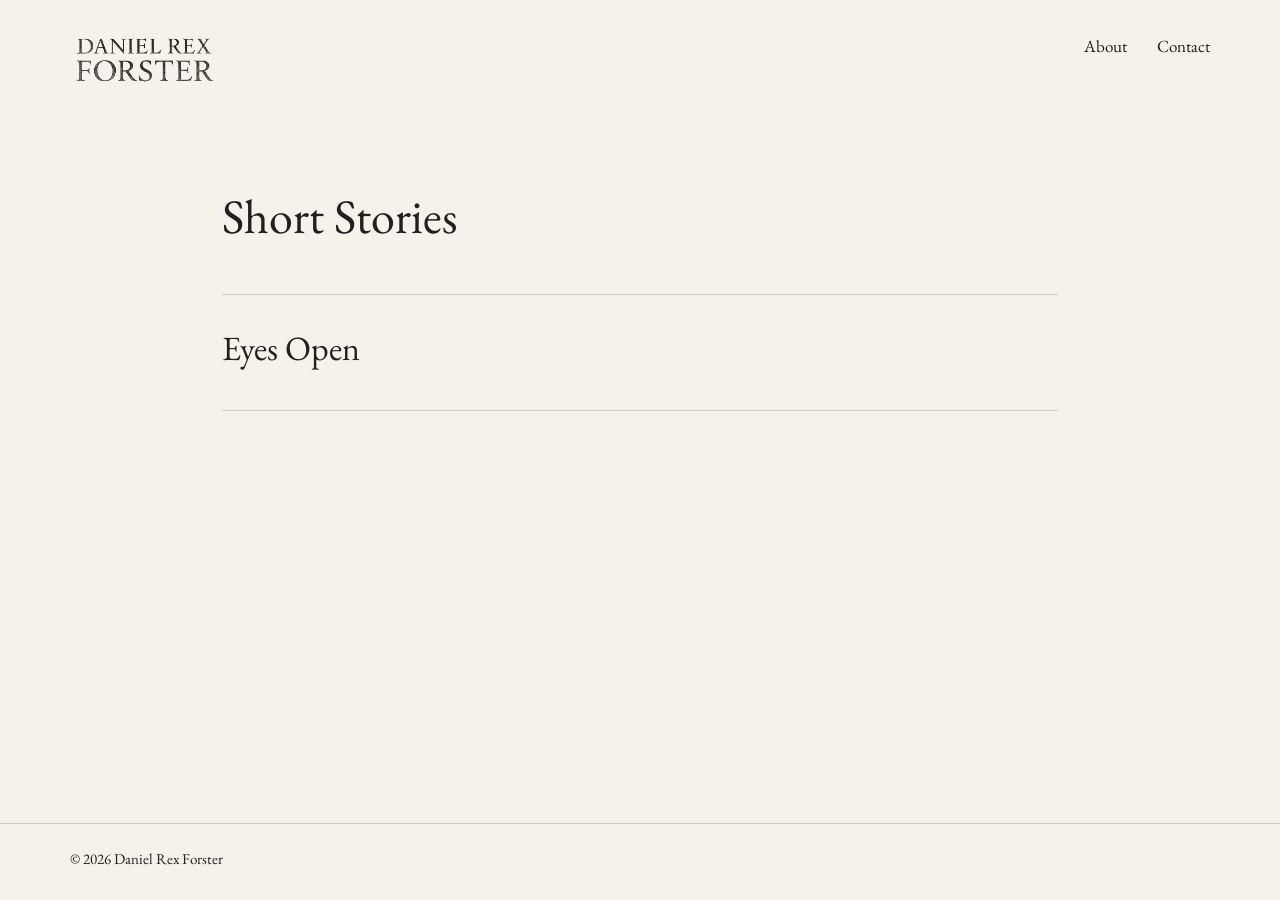
<file: index.html>
<!doctype html>
<html lang="en-GB">
<head>
  <meta charset="utf-8">
  <meta name="viewport" content="width=device-width,initial-scale=1">
  <title>Daniel Rex Forster</title>
  <meta name="description" content="Stories by Daniel Rex Forster.">
  <link rel="icon" href="favicon.png">
  <link rel="stylesheet" href="style.css">
</head>

<body>
  <header class="site-header">
    <a class="brand" href="index.html">
      <img src="daniel-rex-forster-header-charcoal.png" alt="Daniel Rex Forster">
    </a>

    <nav>
      <a href="about.html">About</a>
      <a href="contact.html">Contact</a>
    </nav>
  </header>

  <main class="page">
    <h1>Short Stories</h1>

    <div class="story-list">
      <article class="story-card">
        <h2>
          <a href="stories/eyes-open.html">Eyes Open</a>
        </h2>
      </article>
    </div>
  </main>

  <footer>
    © <span id="year"></span> Daniel Rex Forster
  </footer>

  <script>
    document.getElementById('year').textContent = new Date().getFullYear();
  </script>
</body>
</html>
</file>
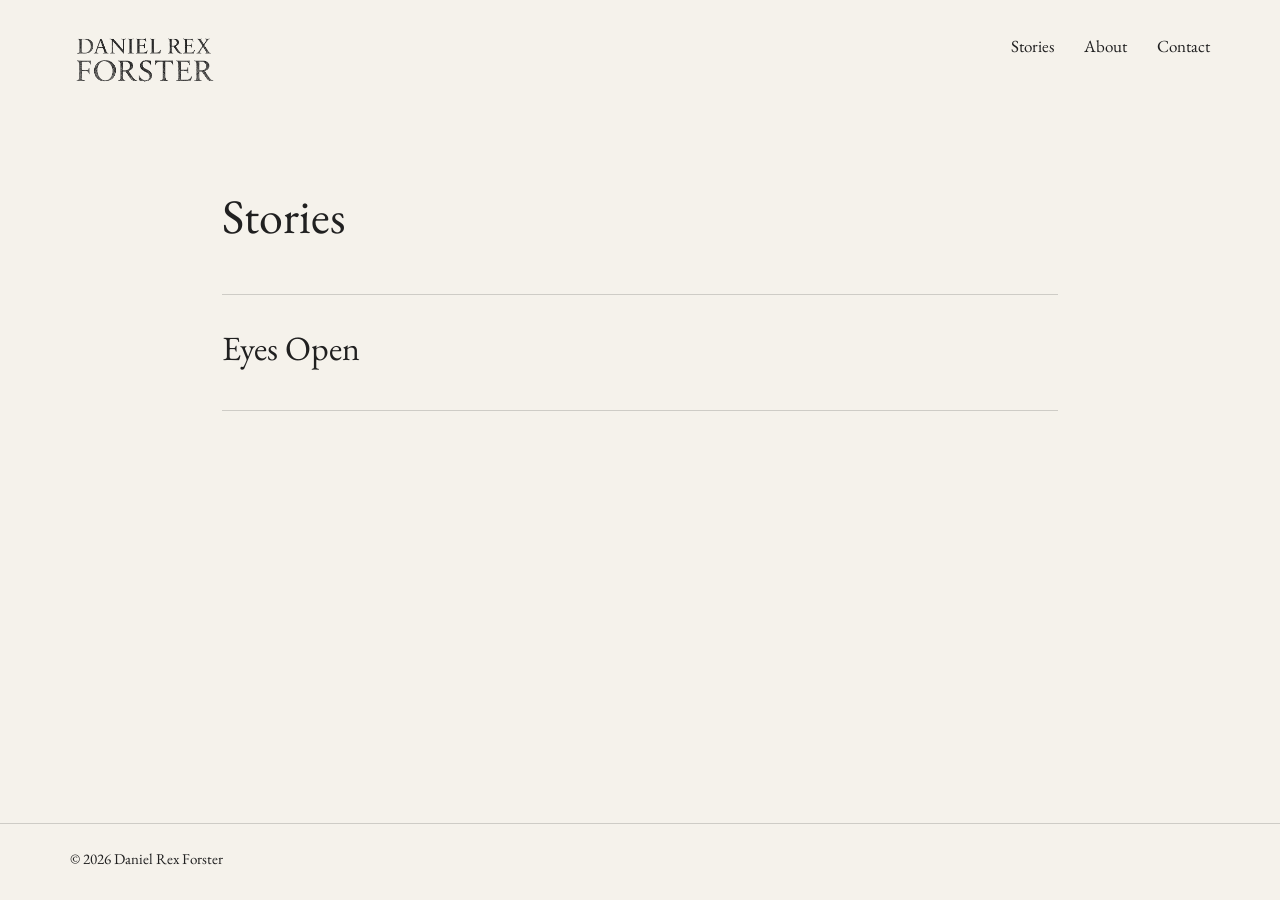
<file: stories/index.html>
<!doctype html><html lang="en-GB"><head><meta charset="utf-8"><meta name="viewport" content="width=device-width,initial-scale=1"><title>Stories — Daniel Rex Forster</title><meta name="description" content="Short fiction by Daniel Rex Forster."><link rel="icon" href="../favicon.png"><link rel="stylesheet" href="../style.css"></head><body><header class="site-header"><a class="brand" href="../index.html"><img src="../daniel-rex-forster-header-charcoal.png" alt="Daniel Rex Forster"></a><nav><a href="./">Stories</a><a href="../about.html">About</a><a href="../contact.html">Contact</a></nav></header><main class="page"><h1>Stories</h1><div class="story-list"><article class="story-card"><h2><a href="eyes-open.html">Eyes Open</a></h2></article></div></main><footer>© 2026 Daniel Rex Forster</footer></body></html>
</file>
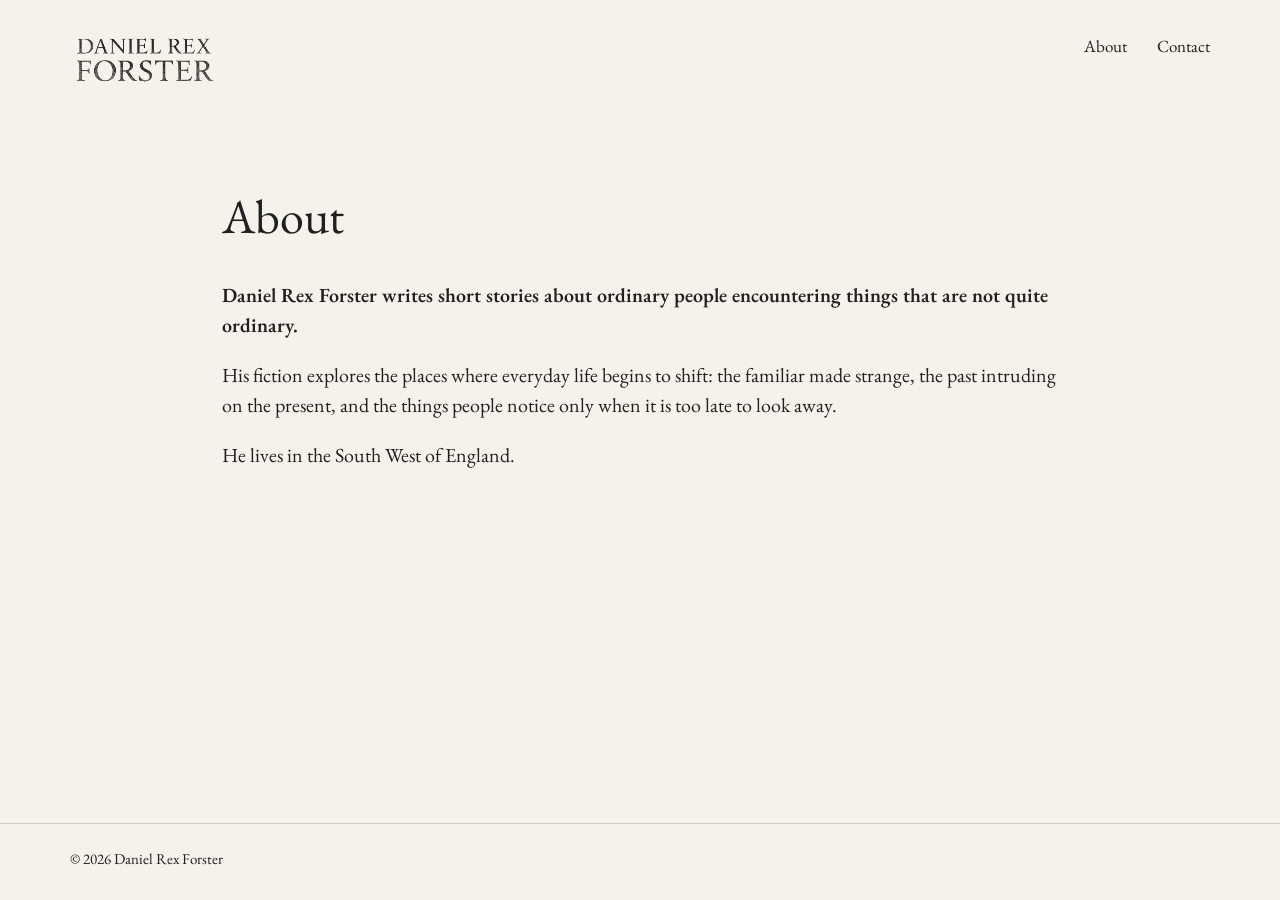
<file: about.html>
<!doctype html><html lang="en-GB"><head><meta charset="utf-8"><meta name="viewport" content="width=device-width,initial-scale=1"><title>About — Daniel Rex Forster</title><meta name="description" content="About fiction writer Daniel Rex Forster."><link rel="icon" href="favicon.png"><link rel="stylesheet" href="style.css"></head><body><header class="site-header"><a class="brand" href="index.html"><img src="daniel-rex-forster-header-charcoal.png" alt="Daniel Rex Forster"></a><nav><a href="about.html">About</a><a href="contact.html">Contact</a></nav></header><main class="page"><h1>About</h1><p class="lead">Daniel Rex Forster writes short stories about ordinary people encountering things that are not quite ordinary.</p><p>His fiction explores the places where everyday life begins to shift: the familiar made strange, the past intruding on the present, and the things people notice only when it is too late to look away.</p><p>He lives in the South West of England.</p></main><footer>© <span id="year"></span> Daniel Rex Forster</footer><script>document.getElementById('year').textContent=new Date().getFullYear();</script>
</file>
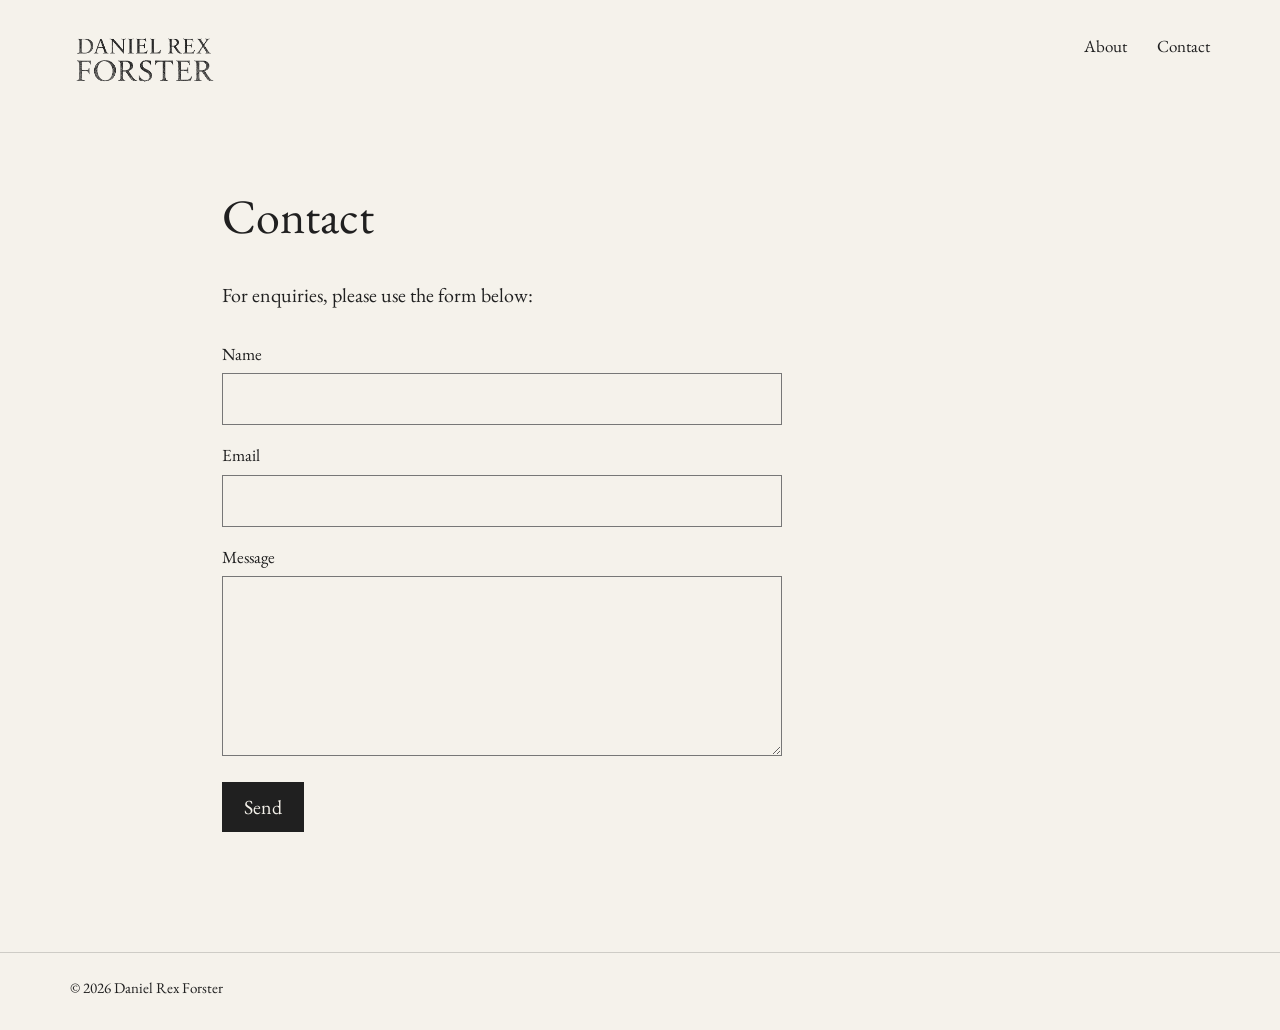
<file: contact.html>
<!doctype html><html lang="en-GB"><head><meta charset="utf-8"><meta name="viewport" content="width=device-width,initial-scale=1"><title>Contact — Daniel Rex Forster</title><meta name="description" content="Contact Daniel Rex Forster."><link rel="icon" href="favicon.png"><link rel="stylesheet" href="style.css"></head><body><header class="site-header"><a class="brand" href="index.html"><img src="daniel-rex-forster-header-charcoal.png" alt="Daniel Rex Forster"></a><nav><a href="about.html">About</a><a href="contact.html">Contact</a></nav></header><main class="page"><h1>Contact</h1><p>For enquiries, please use the form below:</p><form class="contact-form" action="https://formspree.io/f/mgavjdkq" method="POST"><label>Name</label><input name="name"><label>Email</label><input type="email" name="email"><label>Message</label><textarea name="message"></textarea><button type="submit">Send</button></form></main><footer>© <span id="year"></span> Daniel Rex Forster</footer><script>
const form = document.querySelector('.contact-form');
document.getElementById('year').textContent = new Date().getFullYear();
form.addEventListener('submit', async function (event) {
  event.preventDefault();

  const response = await fetch(form.action, {
    method: 'POST',
    body: new FormData(form),
    headers: { 'Accept': 'application/json' }
  });

  if (response.ok) {
    window.location.href = 'thanks.html';
  }
});
</script></body></html>
</file>
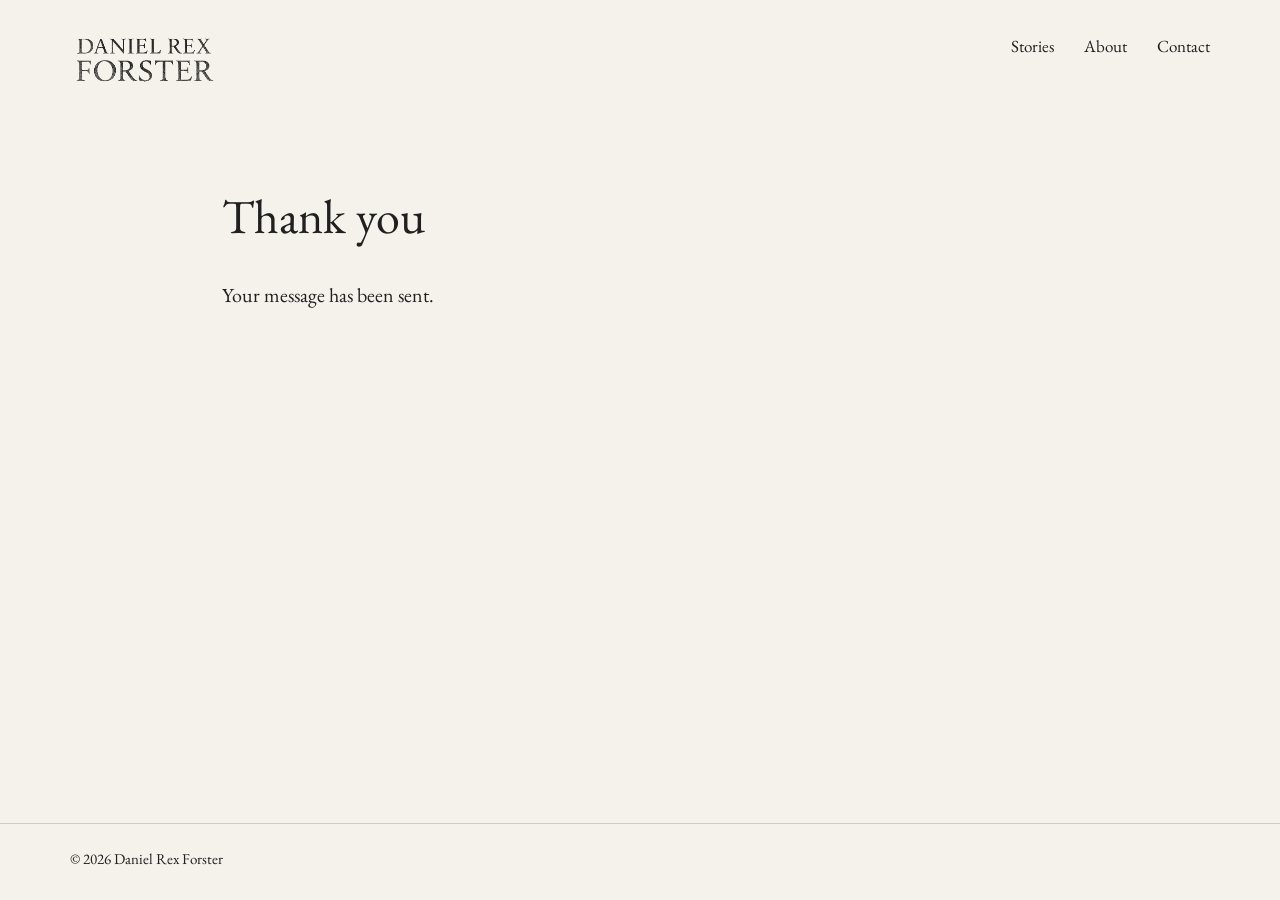
<file: thanks.html>
<!doctype html><html lang="en-GB"><head><meta charset="utf-8"><meta name="viewport" content="width=device-width,initial-scale=1"><title>Thank You — Daniel Rex Forster</title><meta name="description" content="Thank you for contacting Daniel Rex Forster."><link rel="icon" href="favicon.png"><link rel="stylesheet" href="style.css"></head><body><header class="site-header"><a class="brand" href="index.html"><img src="daniel-rex-forster-header-charcoal.png" alt="Daniel Rex Forster"></a><nav><a href="stories/">Stories</a><a href="about.html">About</a><a href="contact.html">Contact</a></nav></header><main class="page"><h1>Thank you</h1><p>Your message has been sent.</p></main><footer>© 2026 Daniel Rex Forster</footer></body></html>
</file>
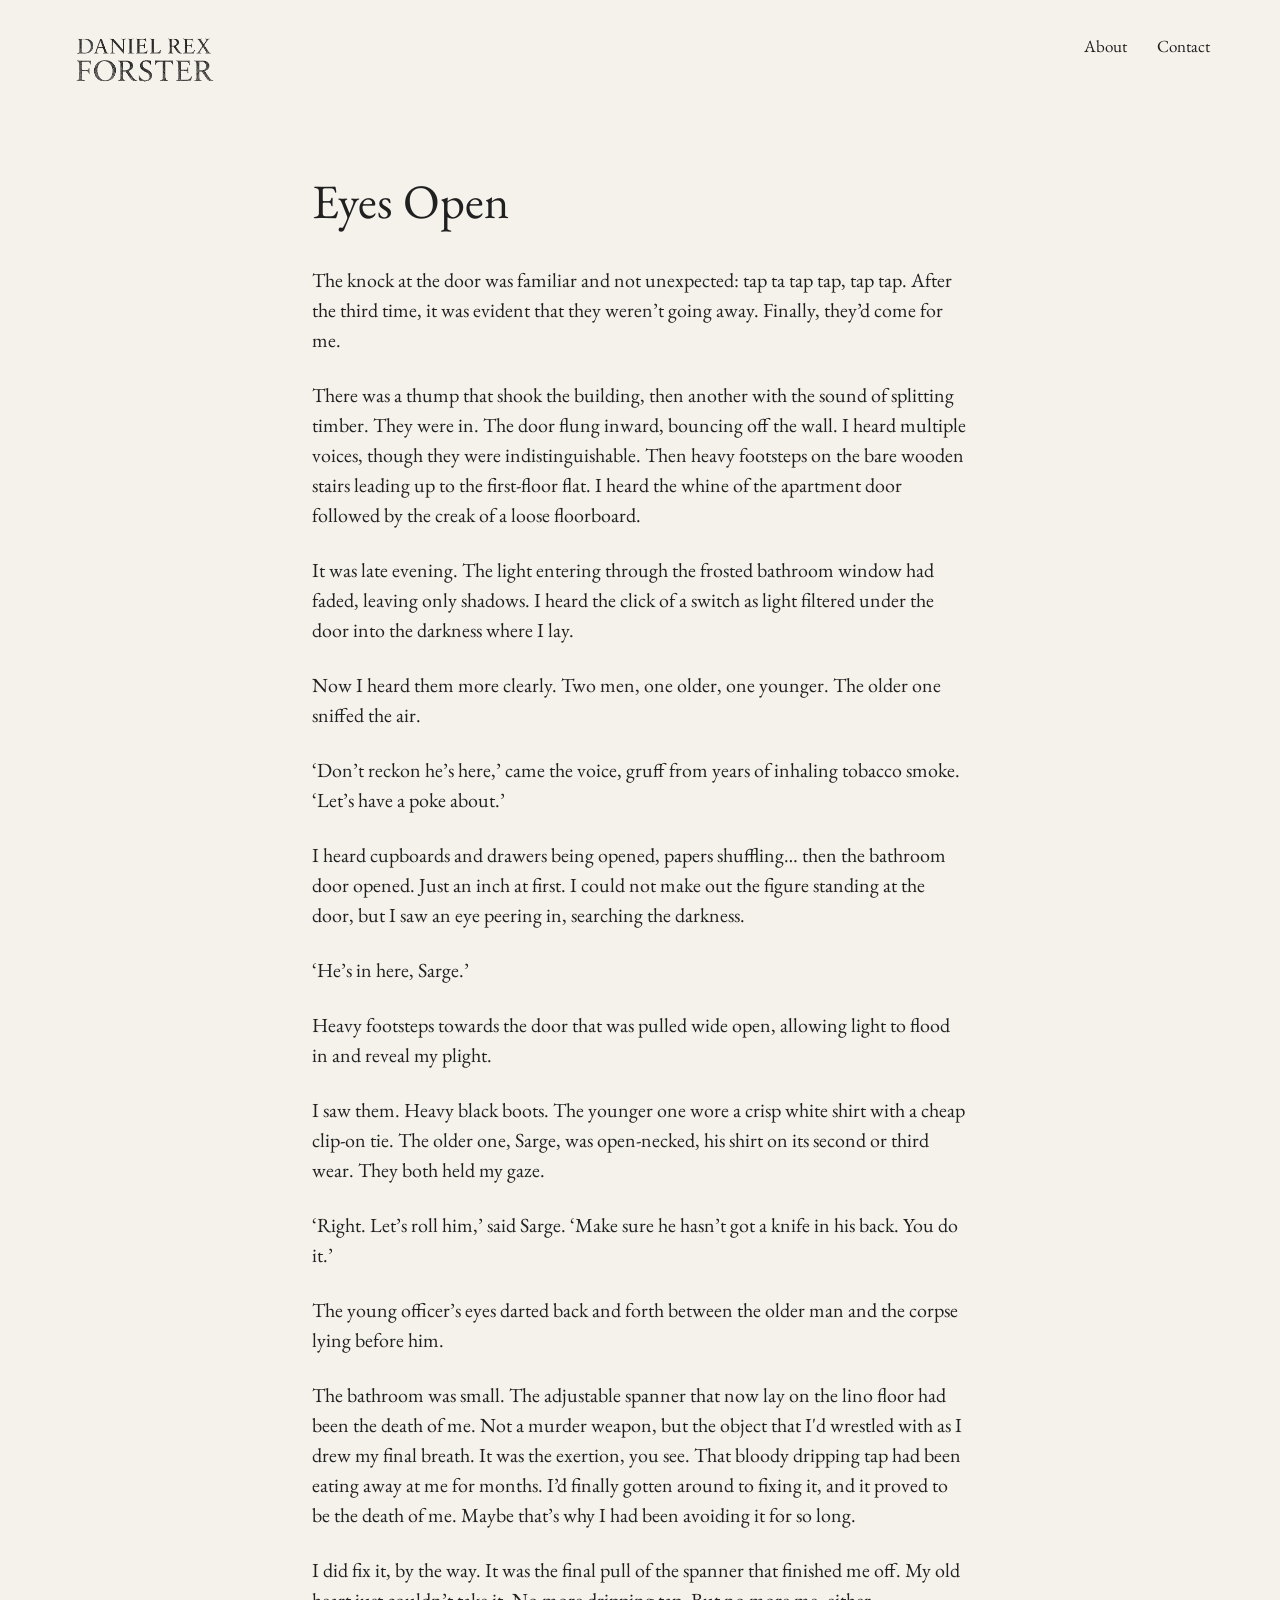
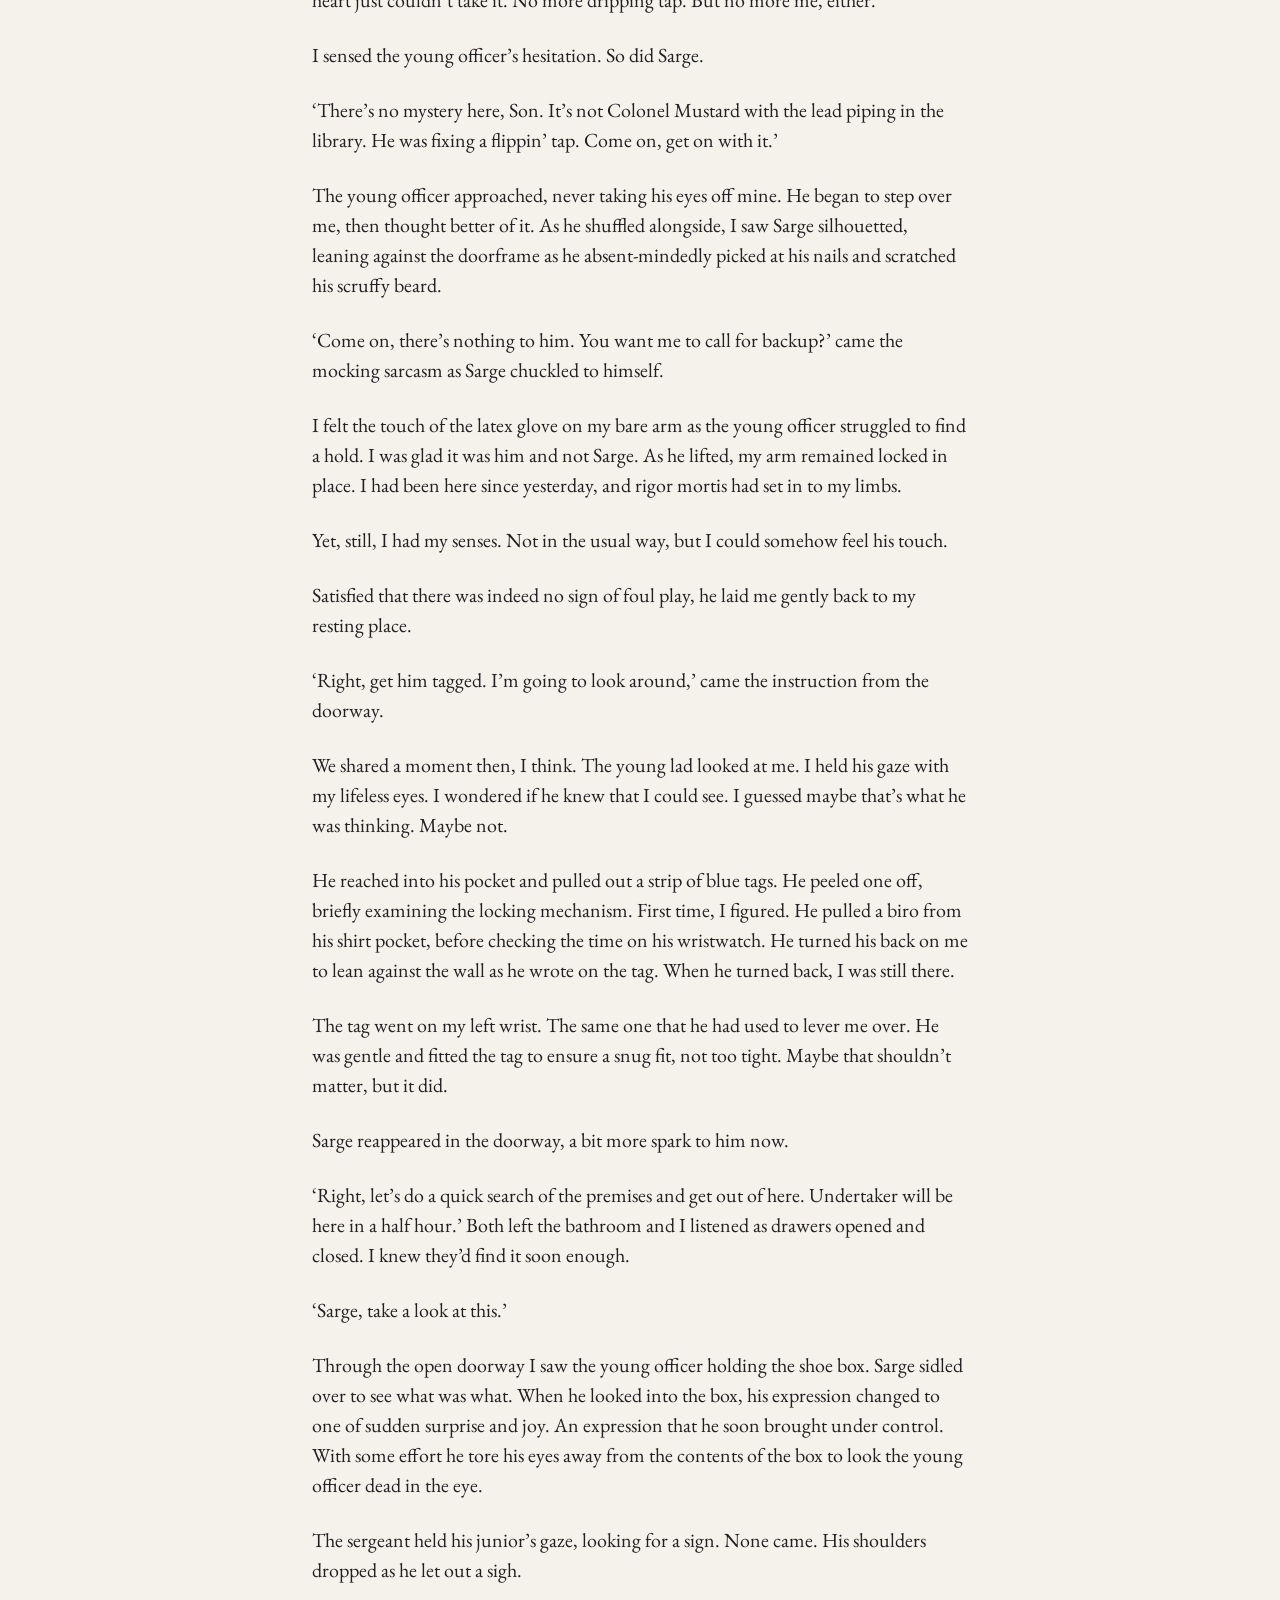
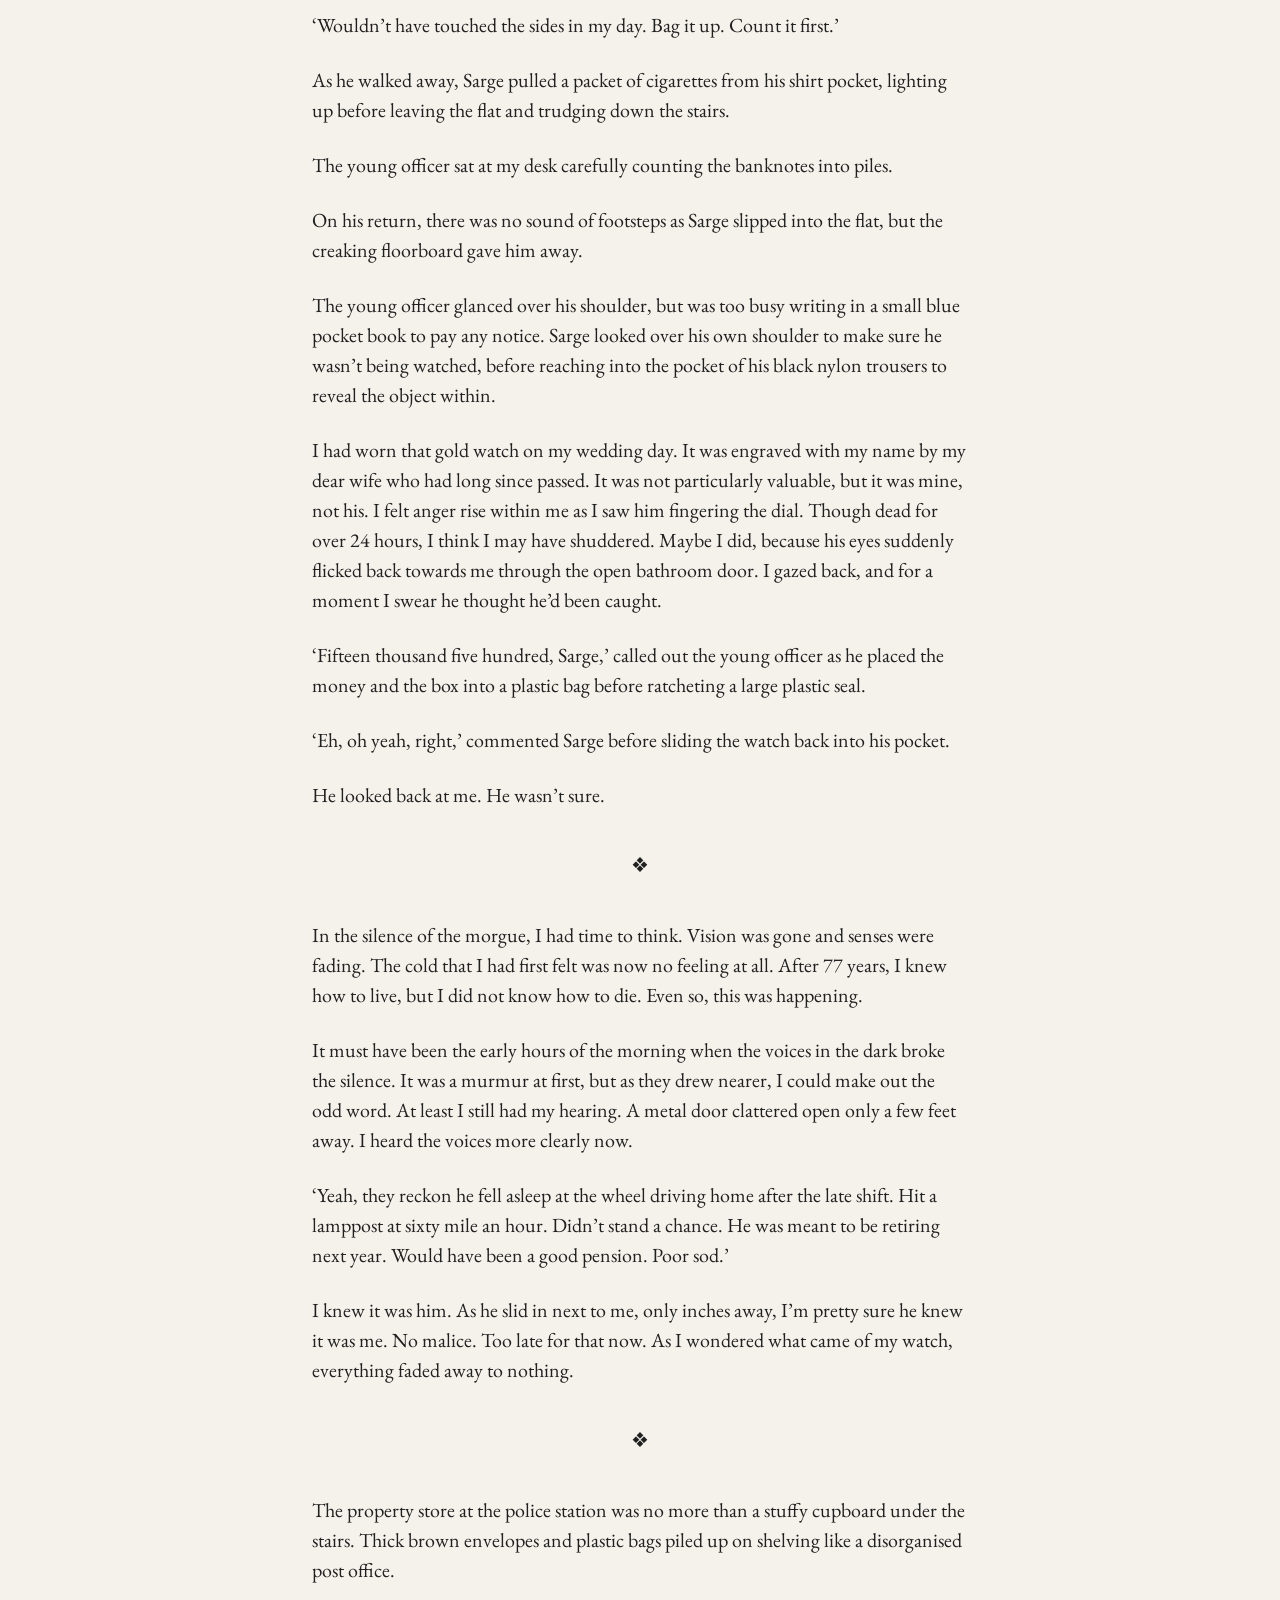
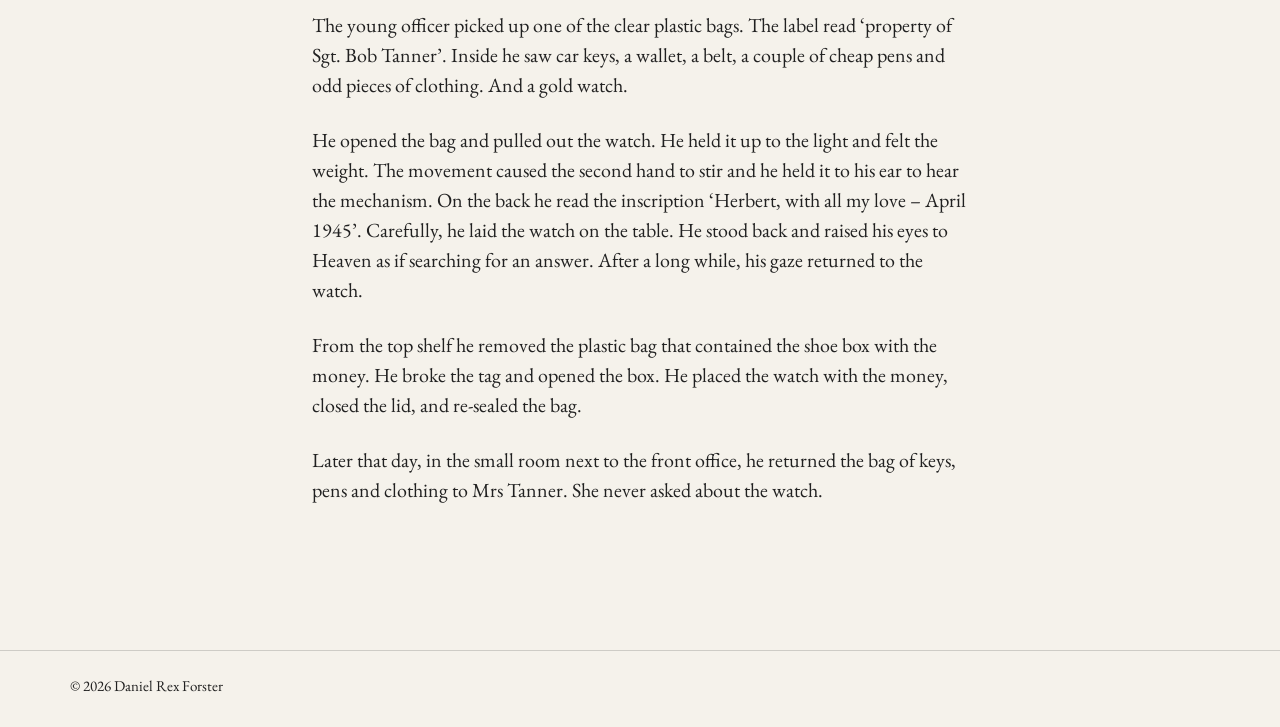
<file: stories/eyes-open.html>
<!doctype html><html lang="en-GB"><head><meta charset="utf-8"><meta name="viewport" content="width=device-width,initial-scale=1"><title>Eyes Open — Daniel Rex Forster</title><meta name="description" content="Eyes Open, a short story by Daniel Rex Forster."><link rel="icon" href="../favicon.png"><link rel="stylesheet" href="../style.css"></head><body><header class="site-header"><a class="brand" href="../index.html"><img src="../daniel-rex-forster-header-charcoal.png" alt="Daniel Rex Forster"></a><nav><a href="../about.html">About</a><a href="../contact.html">Contact</a></nav></header><main class="story"><h1>Eyes Open</h1><p><p>The knock at the door was familiar and not unexpected: tap ta tap tap, tap tap. After the third time, it was evident that they weren’t going away. Finally, they’d come for me.</p>

<p>There was a thump that shook the building, then another with the sound of splitting timber. They were in. The door flung inward, bouncing off the wall. I heard multiple voices, though they were indistinguishable. Then heavy footsteps on the bare wooden stairs leading up to the first-floor flat. I heard the whine of the apartment door followed by the creak of a loose floorboard.</p>

<p>It was late evening. The light entering through the frosted bathroom window had faded, leaving only shadows. I heard the click of a switch as light filtered under the door into the darkness where I lay.</p>

<p>Now I heard them more clearly. Two men, one older, one younger. The older one sniffed the air.</p>

<p>‘Don’t reckon he’s here,’ came the voice, gruff from years of inhaling tobacco smoke. ‘Let’s have a poke about.’</p>

<p>I heard cupboards and drawers being opened, papers shuffling… then the bathroom door opened. Just an inch at first. I could not make out the figure standing at the door, but I saw an eye peering in, searching the darkness.</p>

<p>‘He’s in here, Sarge.’</p>

<p>Heavy footsteps towards the door that was pulled wide open, allowing light to flood in and reveal my plight.</p>

<p>I saw them. Heavy black boots. The younger one wore a crisp white shirt with a cheap clip-on tie. The older one, Sarge, was open-necked, his shirt on its second or third wear. They both held my gaze.</p>

<p>‘Right. Let’s roll him,’ said Sarge. ‘Make sure he hasn’t got a knife in his back. You do it.’</p>

<p>The young officer’s eyes darted back and forth between the older man and the corpse lying before him.</p>

<p>The bathroom was small. The adjustable spanner that now lay on the lino floor had been the death of me. Not a murder weapon, but the object that I'd wrestled with as I drew my final breath. It was the exertion, you see. That bloody dripping tap had been eating away at me for months. I’d finally gotten around to fixing it, and it proved to be the death of me. Maybe that’s why I had been avoiding it for so long.</p>

<p>I did fix it, by the way. It was the final pull of the spanner that finished me off. My old heart just couldn’t take it. No more dripping tap. But no more me, either.</p>

<p>I sensed the young officer’s hesitation. So did Sarge.</p>

<p>‘There’s no mystery here, Son. It’s not Colonel Mustard with the lead piping in the library. He was fixing a flippin’ tap. Come on, get on with it.’</p>

<p>The young officer approached, never taking his eyes off mine. He began to step over me, then thought better of it. As he shuffled alongside, I saw Sarge silhouetted, leaning against the doorframe as he absent-mindedly picked at his nails and scratched his scruffy beard.</p>

<p>‘Come on, there’s nothing to him. You want me to call for backup?’ came the mocking sarcasm as Sarge chuckled to himself.</p>

<p>I felt the touch of the latex glove on my bare arm as the young officer struggled to find a hold. I was glad it was him and not Sarge. As he lifted, my arm remained locked in place. I had been here since yesterday, and rigor mortis had set in to my limbs.</p>

<p>Yet, still, I had my senses. Not in the usual way, but I could somehow feel his touch.</p>

<p>Satisfied that there was indeed no sign of foul play, he laid me gently back to my resting place.</p>

<p>‘Right, get him tagged. I’m going to look around,’ came the instruction from the doorway.</p>

<p>We shared a moment then, I think. The young lad looked at me. I held his gaze with my lifeless eyes. I wondered if he knew that I could see. I guessed maybe that’s what he was thinking. Maybe not.</p>

<p>He reached into his pocket and pulled out a strip of blue tags. He peeled one off, briefly examining the locking mechanism. First time, I figured. He pulled a biro from his shirt pocket, before checking the time on his wristwatch. He turned his back on me to lean against the wall as he wrote on the tag. When he turned back, I was still there.</p>

<p>The tag went on my left wrist. The same one that he had used to lever me over. He was gentle and fitted the tag to ensure a snug fit, not too tight. Maybe that shouldn’t matter, but it did.</p>

<p>Sarge reappeared in the doorway, a bit more spark to him now.</p>

<p>‘Right, let’s do a quick search of the premises and get out of here. Undertaker will be here in a half hour.’ Both left the bathroom and I listened as drawers opened and closed. I knew they’d find it soon enough.</p>

<p>‘Sarge, take a look at this.’</p>

<p>Through the open doorway I saw the young officer holding the shoe box. Sarge sidled over to see what was what. When he looked into the box, his expression changed to one of sudden surprise and joy. An expression that he soon brought under control. With some effort he tore his eyes away from the contents of the box to look the young officer dead in the eye.</p>

<p>The sergeant held his junior’s gaze, looking for a sign. None came. His shoulders dropped as he let out a sigh.</p>

<p>‘Wouldn’t have touched the sides in my day. Bag it up. Count it first.’</p>

<p>As he walked away, Sarge pulled a packet of cigarettes from his shirt pocket, lighting up before leaving the flat and trudging down the stairs.</p>

<p>The young officer sat at my desk carefully counting the banknotes into piles.</p>

<p>On his return, there was no sound of footsteps as Sarge slipped into the flat, but the creaking floorboard gave him away.</p>

<p>The young officer glanced over his shoulder, but was too busy writing in a small blue pocket book to pay any notice. Sarge looked over his own shoulder to make sure he wasn’t being watched, before reaching into the pocket of his black nylon trousers to reveal the object within.</p>

<p>I had worn that gold watch on my wedding day. It was engraved with my name by my dear wife who had long since passed. It was not particularly valuable, but it was mine, not his. I felt anger rise within me as I saw him fingering the dial. Though dead for over 24 hours, I think I may have shuddered. Maybe I did, because his eyes suddenly flicked back towards me through the open bathroom door. I gazed back, and for a moment I swear he thought he’d been caught.</p>

<p>‘Fifteen thousand five hundred, Sarge,’ called out the young officer as he placed the money and the box into a plastic bag before ratcheting a large plastic seal.</p>

<p>‘Eh, oh yeah, right,’ commented Sarge before sliding the watch back into his pocket.</p>

<p>He looked back at me. He wasn’t sure.</p>

<div style="text-align: center; width: 100%; margin: 2em 0;" aria-hidden="true">❖</div>

<p>In the silence of the morgue, I had time to think. Vision was gone and senses were fading. The cold that I had first felt was now no feeling at all. After 77 years, I knew how to live, but I did not know how to die. Even so, this was happening.</p>

<p>It must have been the early hours of the morning when the voices in the dark broke the silence. It was a murmur at first, but as they drew nearer, I could make out the odd word. At least I still had my hearing. A metal door clattered open only a few feet away. I heard the voices more clearly now.</p>

<p>‘Yeah, they reckon he fell asleep at the wheel driving home after the late shift. Hit a lamppost at sixty mile an hour. Didn’t stand a chance. He was meant to be retiring next year. Would have been a good pension. Poor sod.’</p>

<p>I knew it was him. As he slid in next to me, only inches away, I’m pretty sure he knew it was me. No malice. Too late for that now. As I wondered what came of my watch, everything faded away to nothing.</p>

<div style="text-align: center; width: 100%; margin: 2em 0;" aria-hidden="true">❖</div>

<p>The property store at the police station was no more than a stuffy cupboard under the stairs. Thick brown envelopes and plastic bags piled up on shelving like a disorganised post office.</p>

<p>The young officer picked up one of the clear plastic bags. The label read ‘property of Sgt. Bob Tanner’. Inside he saw car keys, a wallet, a belt, a couple of cheap pens and odd pieces of clothing. And a gold watch.</p>

<p>He opened the bag and pulled out the watch. He held it up to the light and felt the weight. The movement caused the second hand to stir and he held it to his ear to hear the mechanism. On the back he read the inscription ‘Herbert, with all my love – April 1945’. Carefully, he laid the watch on the table. He stood back and raised his eyes to Heaven as if searching for an answer. After a long while, his gaze returned to the watch.</p>

<p>From the top shelf he removed the plastic bag that contained the shoe box with the money. He broke the tag and opened the box. He placed the watch with the money, closed the lid, and re-sealed the bag.</p>

<p>Later that day, in the small room next to the front office, he returned the bag of keys, pens and clothing to Mrs Tanner. She never asked about the watch.</p></main><footer>© 2026 Daniel Rex Forster</footer></body></html>
</file>
<file: style.css>
@import url('https://fonts.googleapis.com/css2?family=EB+Garamond:wght@400;500;600&display=swap');
:root{--paper:#f5f2eb;--ink:#202020;--rule:rgba(32,32,32,.18)}*{box-sizing:border-box}html,body{margin:0;background:var(--paper);color:var(--ink)}body{font-family:"EB Garamond",Georgia,serif;font-size:20px;line-height:1.5}a{color:inherit;text-decoration:none}a:hover{text-decoration:underline;text-underline-offset:.18em}.site-header{display:flex;justify-content:space-between;align-items:flex-start;padding:34px 5.5vw 24px}.brand{font-size:24px;line-height:.88;text-transform:uppercase}.brand span{display:block}nav{display:flex;gap:30px;font-size:17px}.home{min-height:calc(100vh - 170px);padding:16vh 8vw 8vh}.hero-kicker{font-size:16px;letter-spacing:.12em;text-transform:uppercase;margin:0 0 20px}.hero h1{font-size:clamp(32px,5vw,82px);font-weight:400;line-height:1.02;max-width:850px;margin:0}.page{max-width:900px;margin:70px auto 120px;padding:0 32px}.page h1,.story h1{font-size:48px;font-weight:400;margin:0 0 28px}.lead{font-weight:600}.story-list{margin-top:42px;border-top:1px solid var(--rule)}.story-card{padding:28px 0;border-bottom:1px solid var(--rule)}.story-card h2{font-size:34px;font-weight:400;margin:0 0 8px}.read-more{text-decoration:underline}.story{max-width:720px;margin:55px auto 120px;padding:0 32px}.story p{margin:0 0 1.25em}.scene-break{
  height:auto;
  margin:2.5em 0;
  text-align:center;
  font-size:20px;
  line-height:1;
}.contact-form{margin-top:32px;max-width:560px}label{display:block;margin:18px 0 6px;font-size:17px}input,textarea{width:100%;font:inherit;background:transparent;border:1px solid #777;padding:10px}textarea{min-height:180px}button{margin-top:18px;padding:10px 22px;font:inherit;background:var(--ink);color:var(--paper);border:0}footer{border-top:1px solid var(--rule);padding:24px 5.5vw 30px;font-size:15px}@media(max-width:650px){.site-header{padding:24px 22px}.brand{font-size:20px}nav{gap:15px;font-size:15px}.home{padding:16vh 28px 7vh}.hero h1{font-size:32px}.page,.story{margin-top:45px;padding:0 26px}.page h1,.story h1{font-size:40px}}
.brand{display:block;width:150px;line-height:0}
.brand img{display:block;width:100%;height:auto}
@media (max-width:650px){.brand{width:126px}}
body{min-height:100vh;display:flex;flex-direction:column}
footer{margin-top:auto}
.page{width:100%}
</file>
